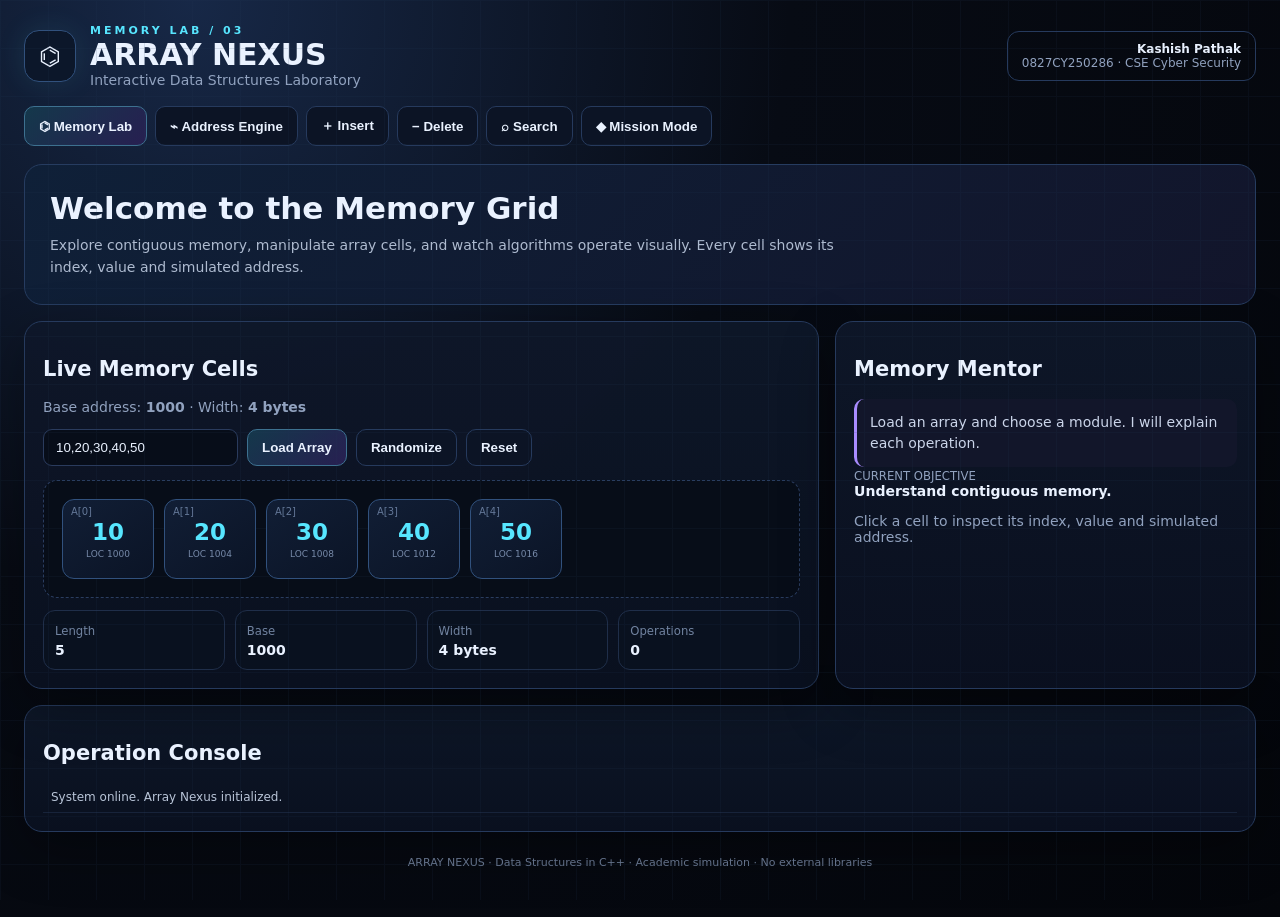
<file: index.html>
<!doctype html>
<html lang="en"><head><meta charset="utf-8"><meta name="viewport" content="width=device-width,initial-scale=1">
<title>ARRAY NEXUS — Memory Laboratory</title>
<style>
:root{--bg:#070b14;--p:#0e1729;--p2:#0a1020;--line:#263a5d;--t:#eaf2ff;--m:#91a2bf;--c:#57e6ff;--v:#a98cff;--g:#62f5a5;--r:#ff6f91;--a:#ffd166}
*{box-sizing:border-box}body{margin:0;background:radial-gradient(circle at 15% 0,#172847 0,#070b14 42%,#04060b 100%);color:var(--t);font:14px system-ui,Arial,sans-serif;min-height:100vh}
body:before{content:"";position:fixed;inset:0;pointer-events:none;opacity:.13;background-image:linear-gradient(#29405f 1px,transparent 1px),linear-gradient(90deg,#29405f 1px,transparent 1px);background-size:48px 48px}
.wrap{max-width:1400px;margin:auto;padding:24px}.top{display:flex;justify-content:space-between;align-items:center;gap:18px;margin-bottom:18px}.brand{display:flex;gap:14px;align-items:center}.logo{width:52px;height:52px;border:1px solid #31517d;border-radius:15px;display:grid;place-items:center;background:#0c172a;font-size:25px;box-shadow:0 0 30px #57e6ff18}.eyebrow{color:var(--c);font-size:11px;letter-spacing:3px;font-weight:800}.title{font-size:30px;font-weight:900}.sub,.muted{color:var(--m)}.student{padding:10px 14px;border:1px solid var(--line);border-radius:12px;color:var(--m);font-size:12px;text-align:right}.student b{color:var(--t)}
.nav{display:flex;flex-wrap:wrap;gap:8px;margin-bottom:18px}.nav button,.btn{border:1px solid var(--line);background:#0c1425;color:var(--t);padding:10px 14px;border-radius:10px;cursor:pointer;font-weight:700}.nav button.active,.btn.primary{background:linear-gradient(135deg,#14384b,#271f51);border-color:#3d7190}.card{background:linear-gradient(180deg,#0e1729ee,#0a1020ee);border:1px solid var(--line);border-radius:18px;padding:18px;box-shadow:0 18px 55px #0005}.hero{padding:25px;background:linear-gradient(135deg,#0f2038,#12152b);border:1px solid #263c60;border-radius:18px;margin-bottom:16px}.hero h1{margin:0 0 8px;font-size:31px}.hero p{margin:0;color:#aebbd0;line-height:1.6;max-width:800px}.grid{display:grid;grid-template-columns:1.7fr .9fr;gap:16px}.section{display:none}.section.active{display:block}.controls{display:flex;flex-wrap:wrap;gap:9px;margin:14px 0}.input{background:#070d19;border:1px solid #2a3b5d;color:var(--t);padding:10px 12px;border-radius:9px;outline:0;min-width:90px}.array{display:flex;gap:10px;flex-wrap:wrap;min-height:110px;padding:18px;background:#070d18;border:1px dashed #2a3d60;border-radius:14px;align-items:center}.cell{width:92px;min-height:80px;border:1px solid #31517d;background:linear-gradient(145deg,#111e35,#0b1426);border-radius:12px;padding:9px;position:relative;transition:.35s;display:flex;flex-direction:column;justify-content:center;align-items:center}.idx{position:absolute;top:6px;left:8px;color:#647898;font-size:10px}.val{font-size:23px;font-weight:900;color:var(--c)}.addr{font-size:9px;color:#788baa;margin-top:4px}.cell.active{border-color:var(--a);box-shadow:0 0 28px #ffd16644;transform:translateY(-7px)}.cell.hit{border-color:var(--g);box-shadow:0 0 28px #62f5a555;transform:translateY(-7px)}.cell.remove{border-color:var(--r);opacity:.4;transform:scale(.85)}.meta{display:grid;grid-template-columns:repeat(4,1fr);gap:10px;margin-top:12px}.stat{background:#09111f;border:1px solid #1f2e49;border-radius:12px;padding:11px}.stat small{color:#7183a0}.stat strong{display:block;margin-top:4px}.mentor{border-left:3px solid var(--v);background:#12162a;padding:13px;border-radius:10px;color:#cbd5ea;line-height:1.5}.formula{font:15px ui-monospace,monospace;color:var(--c);background:#050a13;padding:13px;border-radius:10px;margin:12px 0}.steps{display:grid;gap:9px}.step{padding:11px;border:1px solid #233451;border-radius:10px;background:#0a1220}.step b{color:var(--c)}.log{max-height:260px;overflow:auto;margin-top:10px}.log div{padding:8px;border-bottom:1px solid #17233a;color:#b9c5d8;font-size:12px}.score{font-size:24px;color:var(--a);font-weight:900}.footer{text-align:center;color:#64728a;font-size:11px;padding:24px}
@media(max-width:900px){.grid{grid-template-columns:1fr}.student{display:none}.meta{grid-template-columns:repeat(2,1fr)}}@media(max-width:550px){.wrap{padding:12px}.title{font-size:23px}.cell{width:72px}.cell .val{font-size:18px}}
</style></head><body><div class="wrap">
<header class="top"><div class="brand"><div class="logo">⌬</div><div><div class="eyebrow">MEMORY LAB / 03</div><div class="title">ARRAY NEXUS</div><div class="sub">Interactive Data Structures Laboratory</div></div></div><div class="student"><b>Kashish Pathak</b><br>0827CY250286 · CSE Cyber Security</div></header>
<nav class="nav"><button class="active" onclick="tab('lab',this)">⌬ Memory Lab</button><button onclick="tab('address',this)">⌁ Address Engine</button><button onclick="tab('insert',this)">＋ Insert</button><button onclick="tab('delete',this)">− Delete</button><button onclick="tab('search',this)">⌕ Search</button><button onclick="tab('mission',this)">◆ Mission Mode</button></nav>

<section id="lab" class="section active"><div class="hero"><h1>Welcome to the Memory Grid</h1><p>Explore contiguous memory, manipulate array cells, and watch algorithms operate visually. Every cell shows its index, value and simulated address.</p></div><div class="grid"><div class="card"><h2>Live Memory Cells</h2><div class="muted">Base address: <b>1000</b> · Width: <b>4 bytes</b></div><div class="controls"><input id="arrInput" class="input" value="10,20,30,40,50"><button class="btn primary" onclick="loadArray()">Load Array</button><button class="btn" onclick="randomArray()">Randomize</button><button class="btn" onclick="resetAll()">Reset</button></div><div id="array" class="array"></div><div class="meta"><div class="stat"><small>Length</small><strong id="len">5</strong></div><div class="stat"><small>Base</small><strong>1000</strong></div><div class="stat"><small>Width</small><strong>4 bytes</strong></div><div class="stat"><small>Operations</small><strong id="ops">0</strong></div></div></div><div class="card"><h2>Memory Mentor</h2><div class="mentor" id="mentor">Load an array and choose a module. I will explain each operation.</div><div class="mission"><small class="muted">CURRENT OBJECTIVE</small><br><b>Understand contiguous memory.</b><p class="muted">Click a cell to inspect its index, value and simulated address.</p></div></div></div><div class="card" style="margin-top:16px"><h2>Operation Console</h2><div class="log" id="log"><div>System online. Array Nexus initialized.</div></div></div></section>

<section id="address" class="section"><div class="card"><h2>⌁ Address Engine</h2><p class="muted">Calculate LOC(A[i]) using a lower bound and element width.</p><div class="controls"><input id="ai" class="input" type="number" value="3"><input id="base" class="input" type="number" value="1000"><input id="lb" class="input" type="number" value="0"><input id="width" class="input" type="number" value="4"><button class="btn primary" onclick="addressCalc()">Calculate</button></div><div class="formula" id="formula">LOC(A[i]) = Base + (i − LB) × W</div><div class="steps" id="addressSteps"></div><div class="mentor" id="addressMentor">Choose an index to begin.</div></div></section>

<section id="insert" class="section"><div class="card"><h2>＋ Insertion Reactor</h2><p class="muted">Insert a value at an index. Elements to the right shift one position.</p><div class="controls"><input id="insIdx" class="input" type="number" value="2"><input id="insVal" class="input" type="number" value="99"><button class="btn primary" onclick="insertValue()">Run Insertion</button></div><div id="insertView" class="array"></div><div class="mentor" id="insertMentor">Waiting for insertion command.</div></div></section>

<section id="delete" class="section"><div class="card"><h2>− Deletion Protocol</h2><p class="muted">Delete a cell and watch later elements shift left.</p><div class="controls"><input id="delIdx" class="input" type="number" value="2"><button class="btn primary" onclick="deleteValue()">Run Deletion</button></div><div id="deleteView" class="array"></div><div class="mentor" id="deleteMentor">Waiting for deletion command.</div></div></section>

<section id="search" class="section"><div class="card"><h2>⌕ Search Scanner</h2><p class="muted">Linear search scans sequentially. Binary search uses a sorted copy and repeatedly halves the range.</p><div class="controls"><input id="target" class="input" type="number" value="40"><button class="btn primary" onclick="linearSearch()">Linear Search</button><button class="btn" onclick="binarySearch()">Binary Search</button><button class="btn" onclick="resetSearch()">Clear</button></div><div id="searchView" class="array"></div><div class="mentor" id="searchMentor">Choose a search algorithm.</div><div class="meta"><div class="stat"><small>Linear</small><strong>O(n)</strong></div><div class="stat"><small>Binary</small><strong>O(log n)</strong></div><div class="stat"><small>Requirement</small><strong>Sorted array</strong></div><div class="stat"><small>Result</small><strong id="searchResult">—</strong></div></div></div></section>

<section id="mission" class="section"><div class="hero"><h1>◆ Mission Mode</h1><p>Complete small challenges to prove your understanding of array operations.</p></div><div class="grid"><div class="card"><h2 id="missionTitle">Mission</h2><p id="missionText" class="muted"></p><div class="controls"><input id="missionAns" class="input" placeholder="Enter answer"><button class="btn primary" onclick="checkMission()">Submit</button><button class="btn" onclick="newMission()">New Mission</button></div><div id="missionFeedback" class="mentor">Score: <span class="score" id="score">0</span> XP.</div></div><div class="card"><h2>Learning Loop</h2><div class="steps"><div class="step"><b>01 · Visualize</b><br><span class="muted">See indices and memory addresses.</span></div><div class="step"><b>02 · Manipulate</b><br><span class="muted">Observe insertion and deletion shifts.</span></div><div class="step"><b>03 · Search</b><br><span class="muted">Compare sequential and binary search.</span></div></div></div></div></section>
<div class="footer">ARRAY NEXUS · Data Structures in C++ · Academic simulation · No external libraries</div></div>

<script>
let arr=[10,20,30,40,50],ops=0,score=0,mission=0;
const $=x=>document.getElementById(x);
function tab(id,b){document.querySelectorAll('.section').forEach(x=>x.classList.remove('active'));$(id).classList.add('active');document.querySelectorAll('.nav button').forEach(x=>x.classList.remove('active'));b.classList.add('active');if(id==='insert')render('insertView');if(id==='delete')render('deleteView');if(id==='search')render('searchView')}
function render(id='array',hi=-1,mode=''){let e=$(id);e.innerHTML='';arr.forEach((v,i)=>{let c=document.createElement('div');c.className='cell '+(i===hi?(mode||'active'):'');c.innerHTML='<span class="idx">A['+i+']</span><span class="val">'+v+'</span><span class="addr">LOC '+(1000+i*4)+'</span>';c.onclick=()=>{$('mentor').innerHTML='Memory cell <b>A['+i+']</b> stores <b>'+v+'</b> at simulated address <b>'+(1000+i*4)+'</b>.'};e.appendChild(c)});if(id==='array'){$('len').textContent=arr.length;$('ops').textContent=ops}}
function log(s){$('log').innerHTML='<div>'+s+'</div>'+$('log').innerHTML;ops++;$('ops').textContent=ops}
function loadArray(){let x=$('arrInput').value.split(',').map(Number).filter(Number.isFinite);if(x.length){arr=x;render();log('Array loaded into contiguous memory.')}}
function randomArray(){arr=Array.from({length:6},()=>Math.floor(Math.random()*90)+10);$('arrInput').value=arr.join(',');render();log('Random memory pattern generated.')}
function resetAll(){arr=[10,20,30,40,50];$('arrInput').value=arr.join(',');ops=0;render();$('log').innerHTML='<div>System reset. Default array restored.</div>'}
function addressCalc(){let i=+$('ai').value,b=+$('base').value,lb=+$('lb').value,w=+$('width').value,o=i-lb,p=o*w,r=b+p;$('formula').textContent='LOC(A['+i+']) = '+b+' + ('+i+' − '+lb+') × '+w+' = '+r;$('addressSteps').innerHTML='<div class="step"><b>Step 1:</b> Offset = '+i+' − '+lb+' = '+o+'</div><div class="step"><b>Step 2:</b> Byte displacement = '+o+' × '+w+' = '+p+'</div><div class="step"><b>Step 3:</b> Address = '+b+' + '+p+' = <b>'+r+'</b></div>';$('addressMentor').innerHTML='The logical position is '+o+' elements from the lower bound, so the simulated address is <b>'+r+'</b>.'}
const wait=ms=>new Promise(r=>setTimeout(r,ms));
async function insertValue(){let i=+$('insIdx').value,v=+$('insVal').value;if(i<0||i>arr.length)return;render('insertView');$('insertMentor').textContent='Shifting elements right from index '+i+'...';await wait(450);arr.splice(i,0,v);render('insertView');$('insertMentor').innerHTML='Inserted <b>'+v+'</b> at index <b>'+i+'</b>. Right-side elements shifted. Complexity: <b>O(n)</b>.';render();log('Insertion: '+v+' placed at index '+i+'.')}
async function deleteValue(){let i=+$('delIdx').value;if(i<0||i>=arr.length)return;let old=arr[i];render('deleteView',i,'remove');$('deleteMentor').textContent='Deallocating A['+i+'] = '+old+'...';await wait(450);arr.splice(i,1);render('deleteView');$('deleteMentor').innerHTML='Deleted <b>'+old+'</b> from index <b>'+i+'</b>. Remaining elements shifted left. Complexity: <b>O(n)</b>.';render();log('Deletion: index '+i+' removed.')}
async function linearSearch(){let t=+$('target').value;for(let i=0;i<arr.length;i++){render('searchView',i,'active');$('searchMentor').innerHTML='Linear scanner checking <b>A['+i+']</b>: '+arr[i]+' '+(arr[i]===t?'= target ✓':'≠ target');await wait(300);if(arr[i]===t){render('searchView',i,'hit');$('searchResult').textContent='Found @ '+i;$('searchMentor').innerHTML='Target <b>'+t+'</b> found at index <b>'+i+'</b>. <b>O(n)</b>';return}}$('searchResult').textContent='Not found';$('searchMentor').innerHTML='Target <b>'+t+'</b> was not found. <b>O(n)</b>'}
async function binarySearch(){let a=[...arr].sort((x,y)=>x-y),t=+$('target').value,l=0,r=a.length-1;while(l<=r){let m=Math.floor((l+r)/2);$('searchView').innerHTML=a.map((v,i)=>'<div class="cell '+(i===m?'active':'')+'"><span class="idx">S['+i+']</span><span class="val">'+v+'</span><span class="addr">'+(i<l||i>r?'ELIMINATED':'RANGE')+'</span></div>').join('');$('searchMentor').innerHTML='Range: <b>'+l+'..'+r+'</b> · Mid = <b>'+m+'</b> · Compare '+a[m]+' with '+t;await wait(450);if(a[m]===t){$('searchView').innerHTML=a.map((v,i)=>'<div class="cell '+(i===m?'hit':'')+'"><span class="idx">S['+i+']</span><span class="val">'+v+'</span><span class="addr">'+(v===t?'FOUND':'')+'</span></div>').join('');$('searchResult').textContent='Found @ sorted '+m;$('searchMentor').innerHTML='Found <b>'+t+'</b>. Half the range was eliminated each step. <b>O(log n)</b>';return}if(a[m]<t)l=m+1;else r=m-1}$('searchResult').textContent='Not found';$('searchMentor').innerHTML='Target <b>'+t+'</b> was not found. <b>O(log n)</b>'}
function resetSearch(){$('searchResult').textContent='—';$('searchMentor').textContent='Highlights cleared.';render('searchView')}
function newMission(){mission=Math.floor(Math.random()*3);let q=[['Mission 01 — Address','What is the address of A[3] if Base = 1000, LB = 0 and W = 4?','1012'],['Mission 02 — Insertion','If [10,20,30] receives 99 at index 1, what is the resulting second element?','99'],['Mission 03 — Search','Which search is O(log n) on a sorted array?','binary']][mission];$('missionTitle').textContent=q[0];$('missionText').textContent=q[1];$('missionAns').value='';$('missionFeedback').textContent='Mission ready. Score: '+score+' XP.'}
function checkMission(){let ans=$('missionAns').value.trim().toLowerCase(),ok=[['1012'],['99'],['binary','binary search']][mission].includes(ans);if(ok){score+=10;$('score').textContent=score;$('missionFeedback').innerHTML='✓ Correct! <span class="score">+10 XP</span> · Total '+score+' XP';newMission()}else $('missionFeedback').innerHTML='Not quite. Review the concept and try again. Total <span class="score">'+score+' XP</span>.'}
render();newMission();
</script></body></html>
</file>
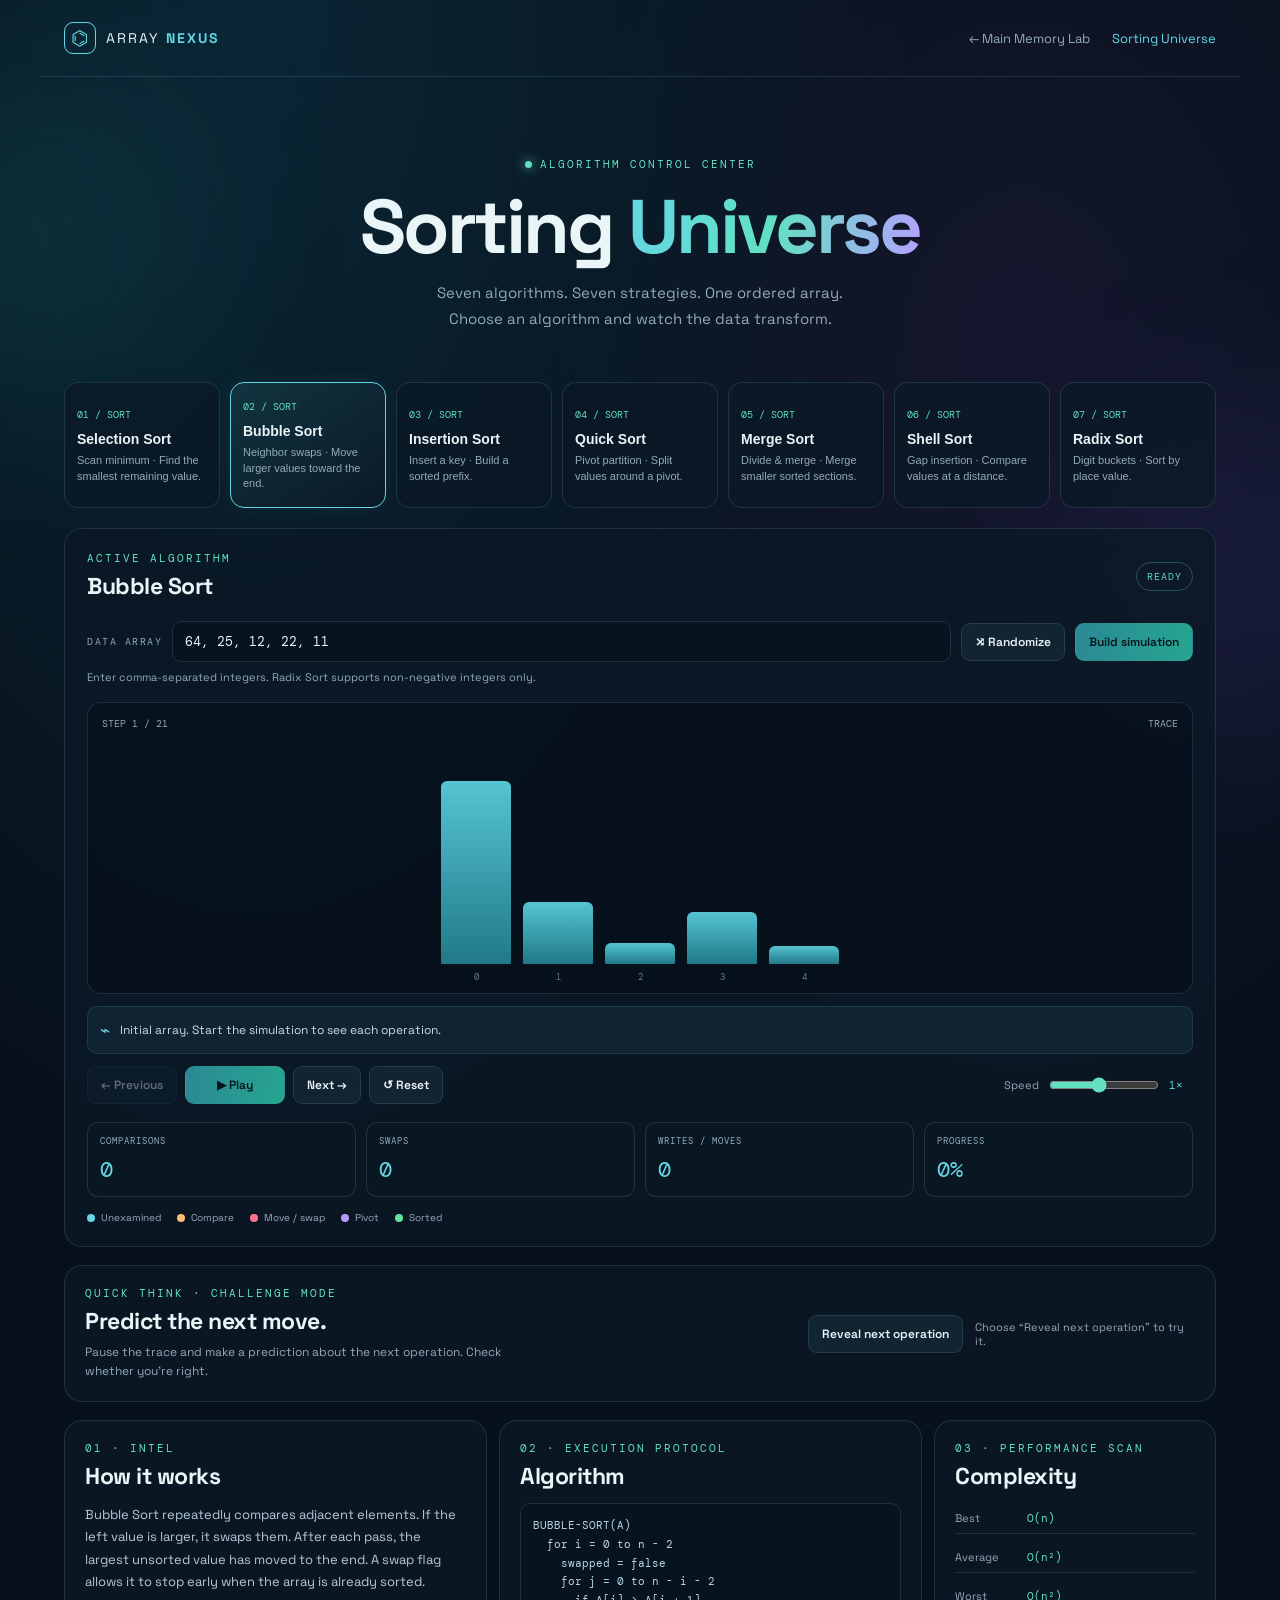
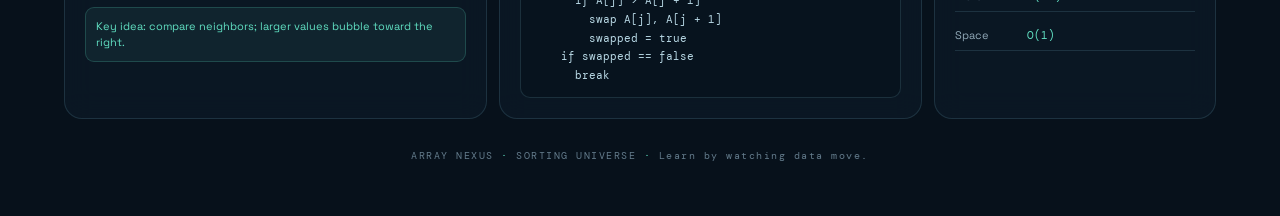
<file: sorting.html>
<!DOCTYPE html>
<html lang="en">
<head>
  <meta charset="UTF-8">
  <meta name="viewport" content="width=device-width, initial-scale=1.0">
  <meta name="theme-color" content="#07111b">
  <title>Sorting Universe | Array Nexus</title>
  <link rel="stylesheet" href="sorting.css">
</head>
<body>
  <div class="ambient ambient-one"></div><div class="ambient ambient-two"></div>
  <header class="topbar">
    <a class="brand" href="index.html"><span class="brand-mark">⌬</span><span>ARRAY <b>NEXUS</b></span></a>
    <nav><a href="index.html">← Main Memory Lab</a><a class="nav-active" href="sorting.html">Sorting Universe</a></nav>
  </header>


  <main class="page-shell">
    <section class="hero">
      <div class="eyebrow"><span class="pulse"></span> ALGORITHM CONTROL CENTER</div>
      <h1>Sorting <span>Universe</span></h1>
      <p>Seven algorithms. Seven strategies. One ordered array.<br>Choose an algorithm and watch the data transform.</p>
    </section>

    <section class="algorithm-grid" id="algorithmGrid" aria-label="Sorting algorithms"></section>

    <section class="workspace panel">
      <div class="workspace-heading">
        <div><div class="eyebrow">ACTIVE ALGORITHM</div><h2 id="activeTitle">Bubble Sort</h2></div>
        <span class="status-chip" id="statusChip">READY</span>
      </div>
      <div class="input-row">
        <label class="input-label" for="arrayInput">DATA ARRAY</label>
        <input id="arrayInput" type="text" value="64, 25, 12, 22, 11" aria-label="Enter comma separated integer array">
        <button class="button button-secondary" id="randomBtn">⤨ Randomize</button>
        <button class="button button-primary" id="buildBtn">Build simulation</button>
      </div>
      <div class="input-hint">Enter comma-separated integers. Radix Sort supports non-negative integers only.</div>

      <div class="chart-wrap">
        <div class="chart-topline"><span id="stepLabel">STEP 0 / 0</span><span id="actionLabel">Waiting for simulation</span></div>
        <div class="bars-area" id="barsArea" aria-label="Array bar visualization"></div>
        <div class="index-row" id="indexRow"></div>
      </div>
      <div class="message-box"><span class="message-icon">⌁</span><span id="stepMessage">Build a simulation to begin.</span></div>
      <div class="control-row">
        <button class="button button-secondary" id="prevBtn" disabled>← Previous</button>
        <button class="button button-primary play-button" id="playBtn" disabled>▶ Play</button>
        <button class="button button-secondary" id="nextBtn" disabled>Next →</button>
        <button class="button button-secondary" id="resetBtn" disabled>↺ Reset</button>
        <div class="speed-control"><label for="speedInput">Speed</label><input id="speedInput" type="range" min="100" max="1000" step="100" value="500"><span id="speedValue">1×</span></div>
      </div>
      <div class="stats-grid">
        <div class="stat"><span>COMPARISONS</span><strong id="comparisonCount">0</strong></div>
        <div class="stat"><span>SWAPS</span><strong id="swapCount">0</strong></div>
        <div class="stat"><span>WRITES / MOVES</span><strong id="writeCount">0</strong></div>
        <div class="stat"><span>PROGRESS</span><strong id="progressCount">0%</strong></div>
      </div>
      <div class="legend"><span><i class="legend-dot idle"></i>Unexamined</span><span><i class="legend-dot compare"></i>Compare</span><span><i class="legend-dot swap"></i>Move / swap</span><span><i class="legend-dot pivot"></i>Pivot</span><span><i class="legend-dot sorted"></i>Sorted</span></div>
    </section>


    <section class="challenge panel">
      <div class="challenge-copy"><div class="eyebrow">QUICK THINK · CHALLENGE MODE</div><h2>Predict the next move.</h2><p>Pause the trace and make a prediction about the next operation. Check whether you're right.</p></div>
      <div class="challenge-actions"><button class="button button-secondary" id="challengeBtn" disabled>Reveal next operation</button><span id="challengeResult" class="challenge-result">Start a simulation first.</span></div>
    </section>


    <section class="learning-grid">
      <article class="panel lesson-panel"><div class="eyebrow">01 · INTEL</div><h2>How it works</h2><p id="explanation"></p><div class="idea-pill" id="keyIdea"></div></article>
      <article class="panel lesson-panel"><div class="eyebrow">02 · EXECUTION PROTOCOL</div><h2>Algorithm</h2><pre class="pseudocode" id="pseudocode"></pre></article>
      <article class="panel lesson-panel"><div class="eyebrow">03 · PERFORMANCE SCAN</div><h2>Complexity</h2><div class="complexity-table" id="complexity"></div></article>
    </section>
    <footer>ARRAY NEXUS <span>·</span> SORTING UNIVERSE <span>·</span> Learn by watching data move.</footer>
  </main>
  <script src="sorting.js"></script>
</body>
</html>
</file>
<file: sorting.css>
@import url('https://fonts.googleapis.com/css2?family=DM+Mono:wght@400;500&family=Space+Grotesk:wght@400;500;600;700&display=swap');
:root{--bg:#07111b;--panel:rgba(12,25,38,.82);--panel2:#0c1b29;--line:rgba(115,178,196,.18);--text:#eaf5f8;--muted:#92aab8;--cyan:#65d6e5;--teal:#61e0c2;--orange:#ffbd70;--pink:#ff718e;--purple:#b79aff;--green:#64e2a1;--mono:'DM Mono',monospace;--sans:'Space Grotesk',sans-serif}
*{box-sizing:border-box}html{scroll-behavior:smooth}body{margin:0;min-height:100vh;background:radial-gradient(ellipse at 20% 0%,#0b2635 0,transparent 45%),radial-gradient(ellipse at 80% 20%,#15172e 0,transparent 35%),var(--bg);color:var(--text);font-family:var(--sans);overflow-x:hidden}.ambient{position:fixed;width:340px;height:340px;border-radius:50%;filter:blur(100px);opacity:.11;pointer-events:none;z-index:-1}.ambient-one{background:#27d8c3;top:8%;left:-150px}.ambient-two{background:#8566ff;right:-150px;top:45%}.topbar{max-width:1200px;margin:auto;padding:22px 24px;display:flex;align-items:center;justify-content:space-between;border-bottom:1px solid var(--line)}.brand{display:flex;align-items:center;gap:10px;text-decoration:none;color:var(--text);letter-spacing:2px;font-size:14px}.brand b{color:var(--cyan)}.brand-mark{display:grid;place-items:center;width:32px;height:32px;border:1px solid var(--cyan);border-radius:9px;color:var(--cyan);font-size:20px}.topbar nav{display:flex;gap:22px}.topbar nav a{color:var(--muted);text-decoration:none;font-size:13px}.topbar nav a:hover,.topbar nav .nav-active{color:var(--cyan)}.page-shell{max-width:1200px;margin:auto;padding:24px}.hero{text-align:center;padding:56px 10px 36px}.eyebrow{font:11px var(--mono);letter-spacing:2px;color:var(--teal);display:flex;align-items:center;gap:8px}.hero .eyebrow{justify-content:center}.pulse{width:7px;height:7px;background:var(--teal);border-radius:50%;box-shadow:0 0 12px var(--teal)}h1{font-size:clamp(40px,7vw,76px);letter-spacing:-3px;margin:18px 0 12px;line-height:1}h1 span{background:linear-gradient(100deg,var(--cyan),var(--teal),#b5a1ff);-webkit-background-clip:text;background-clip:text;color:transparent}.hero p{color:var(--muted);line-height:1.7;font-size:15px}.algorithm-grid{display:grid;grid-template-columns:repeat(7,minmax(0,1fr));gap:10px;margin:0 0 20px}.algorithm-card{min-height:126px;background:var(--panel);border:1px solid var(--line);border-radius:14px;padding:14px 12px;text-align:left;color:var(--text);cursor:pointer;transition:.2s transform,.2s border,.2s background;position:relative;overflow:hidden}.algorithm-card:hover{transform:translateY(-3px);border-color:rgba(101,214,229,.45)}.algorithm-card.active{border-color:var(--cyan);background:linear-gradient(145deg,rgba(20,58,69,.8),var(--panel));box-shadow:0 0 20px rgba(101,214,229,.08)}.algorithm-card .card-number{font:10px var(--mono);color:var(--teal)}.algorithm-card h3{font-size:14px;margin:10px 0 6px}.algorithm-card p{font-size:11px;color:var(--muted);margin:0;line-height:1.4}.panel{background:var(--panel);border:1px solid var(--line);border-radius:18px;backdrop-filter:blur(14px)}.workspace{padding:22px;margin-bottom:18px}.workspace-heading{display:flex;align-items:center;justify-content:space-between;margin-bottom:20px}.workspace-heading h2,.lesson-panel h2,.challenge h2{font-size:23px;margin:6px 0 0;letter-spacing:-.5px}.status-chip{font:10px var(--mono);letter-spacing:1px;border:1px solid rgba(97,224,194,.3);color:var(--teal);border-radius:999px;padding:7px 10px}.input-row{display:flex;align-items:center;gap:10px;flex-wrap:wrap}.input-label{font:10px var(--mono);color:var(--muted);letter-spacing:1.5px}.input-row input{flex:1;min-width:180px;background:#07131e;border:1px solid var(--line);border-radius:9px;color:var(--text);font:13px var(--mono);padding:11px 12px;outline:none}.input-row input:focus{border-color:var(--cyan)}.input-hint{font-size:11px;color:var(--muted);margin:8px 0 18px}.button{border:1px solid transparent;border-radius:9px;padding:10px 13px;font:12px var(--sans);font-weight:600;cursor:pointer;transition:.18s}.button:disabled{opacity:.38;cursor:not-allowed}.button-primary{background:linear-gradient(100deg,#2b8995,#26a58f);color:#06151c}.button-primary:hover:not(:disabled){filter:brightness(1.12)}.button-secondary{background:#122332;border-color:var(--line);color:var(--text)}.button-secondary:hover:not(:disabled){border-color:rgba(101,214,229,.5)}.chart-wrap{border:1px solid var(--line);background:rgba(4,13,22,.5);border-radius:14px;padding:14px 14px 10px;min-height:285px}.chart-topline{display:flex;justify-content:space-between;gap:10px;font:10px var(--mono);color:var(--muted);margin-bottom:14px}.bars-area{height:220px;display:flex;align-items:flex-end;justify-content:center;gap:clamp(4px,1.5vw,12px);padding:0 5px;overflow:hidden}.bar-column{height:100%;flex:1;max-width:70px;min-width:12px;display:flex;align-items:flex-end;justify-content:center;position:relative}.bar{width:100%;border-radius:6px 6px 1px 1px;background:linear-gradient(180deg,#55c4d3,#217987);min-height:4px;position:relative;transition:height .3s ease,background .2s,filter .2s}.bar.compare{background:linear-gradient(180deg,#ffc87c,#d98235);filter:drop-shadow(0 0 7px rgba(255,189,112,.28))}.bar.swap{background:linear-gradient(180deg,#ff8aa1,#d34e75);filter:drop-shadow(0 0 8px rgba(255,113,142,.3))}.bar.pivot{background:linear-gradient(180deg,#c7b1ff,#7956c4);filter:drop-shadow(0 0 8px rgba(183,154,255,.3))}.bar.sorted{background:linear-gradient(180deg,#7df0b2,#279e70);filter:drop-shadow(0 0 7px rgba(100,226,161,.24))}.bar-value{position:absolute;top:-20px;font:10px var(--mono);color:#dcebf2;white-space:nowrap}.index-row{display:flex;justify-content:center;gap:clamp(4px,1.5vw,12px);padding:7px 5px 0}.index-row span{flex:1;max-width:70px;min-width:12px;text-align:center;font:9px var(--mono);color:#627b8c}.message-box{display:flex;gap:10px;align-items:center;background:#102333;border:1px solid rgba(101,214,229,.13);border-radius:10px;padding:12px;margin:12px 0;font-size:12px;color:#c6dce5;min-height:46px}.message-icon{color:var(--cyan);font-size:17px}.control-row{display:flex;align-items:center;gap:8px;flex-wrap:wrap}.play-button{min-width:100px}.speed-control{display:flex;align-items:center;gap:8px;margin-left:auto;color:var(--muted);font-size:11px}.speed-control input{width:110px;accent-color:var(--teal)}.speed-control span{font:11px var(--mono);color:var(--cyan);min-width:24px}.stats-grid{display:grid;grid-template-columns:repeat(4,1fr);gap:10px;margin-top:18px}.stat{background:#091723;border:1px solid var(--line);border-radius:11px;padding:12px}.stat span{display:block;color:var(--muted);font:9px var(--mono);letter-spacing:1px}.stat strong{display:block;font:22px var(--mono);color:var(--cyan);margin-top:8px}.legend{display:flex;gap:16px;flex-wrap:wrap;margin-top:14px;font-size:10px;color:var(--muted)}.legend span{display:flex;align-items:center;gap:6px}.legend-dot{width:8px;height:8px;border-radius:50%;display:inline-block}.legend-dot.idle{background:var(--cyan)}.legend-dot.compare{background:var(--orange)}.legend-dot.swap{background:var(--pink)}.legend-dot.pivot{background:var(--purple)}.legend-dot.sorted{background:var(--green)}.challenge{padding:20px;margin-bottom:18px;display:flex;align-items:center;justify-content:space-between;gap:18px}.challenge-copy p{color:var(--muted);font-size:12px;line-height:1.6;max-width:460px;margin:7px 0 0}.challenge-actions{display:flex;align-items:center;gap:12px;flex-wrap:wrap}.challenge-result{font-size:11px;color:var(--muted);max-width:220px}.learning-grid{display:grid;grid-template-columns:1.2fr 1.2fr .8fr;gap:12px}.lesson-panel{padding:20px;min-height:230px}.lesson-panel p{font-size:13px;line-height:1.7;color:#b6cbd7}.idea-pill{border:1px solid rgba(97,224,194,.2);background:rgba(97,224,194,.07);border-radius:9px;padding:10px;color:var(--teal);font-size:11px;line-height:1.5;margin-top:14px}.pseudocode{white-space:pre-wrap;overflow:auto;font:11px/1.7 var(--mono);color:#b9d9e6;background:#07131e;border:1px solid var(--line);border-radius:10px;padding:12px;margin:12px 0 0;max-height:290px}.complexity-table{margin-top:12px;display:grid;gap:8px}.complexity-row{display:grid;grid-template-columns:65px 1fr;gap:7px;border-bottom:1px solid var(--line);padding:8px 0;font-size:11px}.complexity-row span{color:var(--muted)}.complexity-row strong{font:11px var(--mono);color:var(--teal)}footer{text-align:center;padding:30px 10px;color:#637b8b;font:10px var(--mono);letter-spacing:1.5px}footer span{color:var(--teal)}
@media(max-width:1050px){.algorithm-grid{grid-template-columns:repeat(4,1fr)}.learning-grid{grid-template-columns:1fr 1fr}.learning-grid .lesson-panel:last-child{grid-column:span 2}}@media(max-width:700px){.topbar{padding:16px;gap:12px}.topbar nav{gap:10px}.topbar nav a{font-size:11px}.page-shell{padding:14px}.hero{padding:38px 5px 28px}.algorithm-grid{grid-template-columns:repeat(2,1fr)}.algorithm-card{min-height:105px}.workspace{padding:14px}.input-row{align-items:stretch}.input-label{width:100%}.input-row input{min-width:100%}.chart-wrap{padding:10px}.bars-area{height:190px}.control-row{gap:6px}.control-row .button{padding:9px}.speed-control{width:100%;margin:8px 0 0}.speed-control input{flex:1}.stats-grid{grid-template-columns:repeat(2,1fr)}.challenge{align-items:flex-start;flex-direction:column}.learning-grid{grid-template-columns:1fr}.learning-grid .lesson-panel:last-child{grid-column:auto}.lesson-panel{min-height:0}.chart-topline{font-size:9px}.bar-value{font-size:9px}}@media(prefers-reduced-motion:reduce){*{scroll-behavior:auto;transition:none!important}}
</file>
